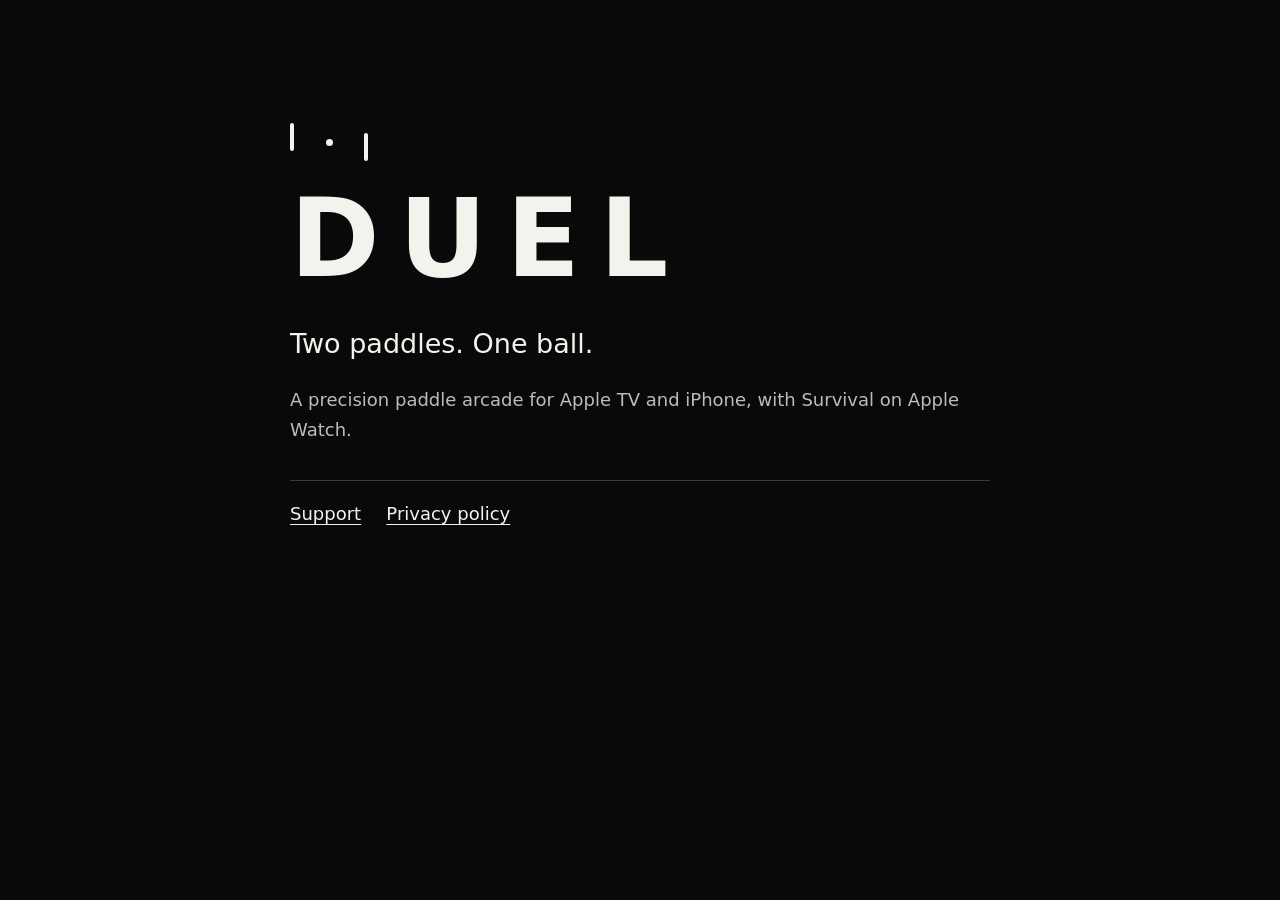
<file: index.html>
<!doctype html>
<html lang="en">
<meta charset="utf-8">
<meta name="viewport" content="width=device-width, initial-scale=1">
<title>DUEL CPU</title>
<link rel="stylesheet" href="style.css">
<main>
  <div class="mark" aria-hidden="true"><i></i><b></b><i></i></div>
  <h1>DUEL</h1>
  <p class="lead">Two paddles. One ball.</p>
  <p>A precision paddle arcade for Apple TV and iPhone, with Survival on Apple Watch.</p>
  <nav aria-label="DUEL information"><a href="support.html">Support</a><a href="privacy.html">Privacy policy</a></nav>
</main>
</html>
</file>
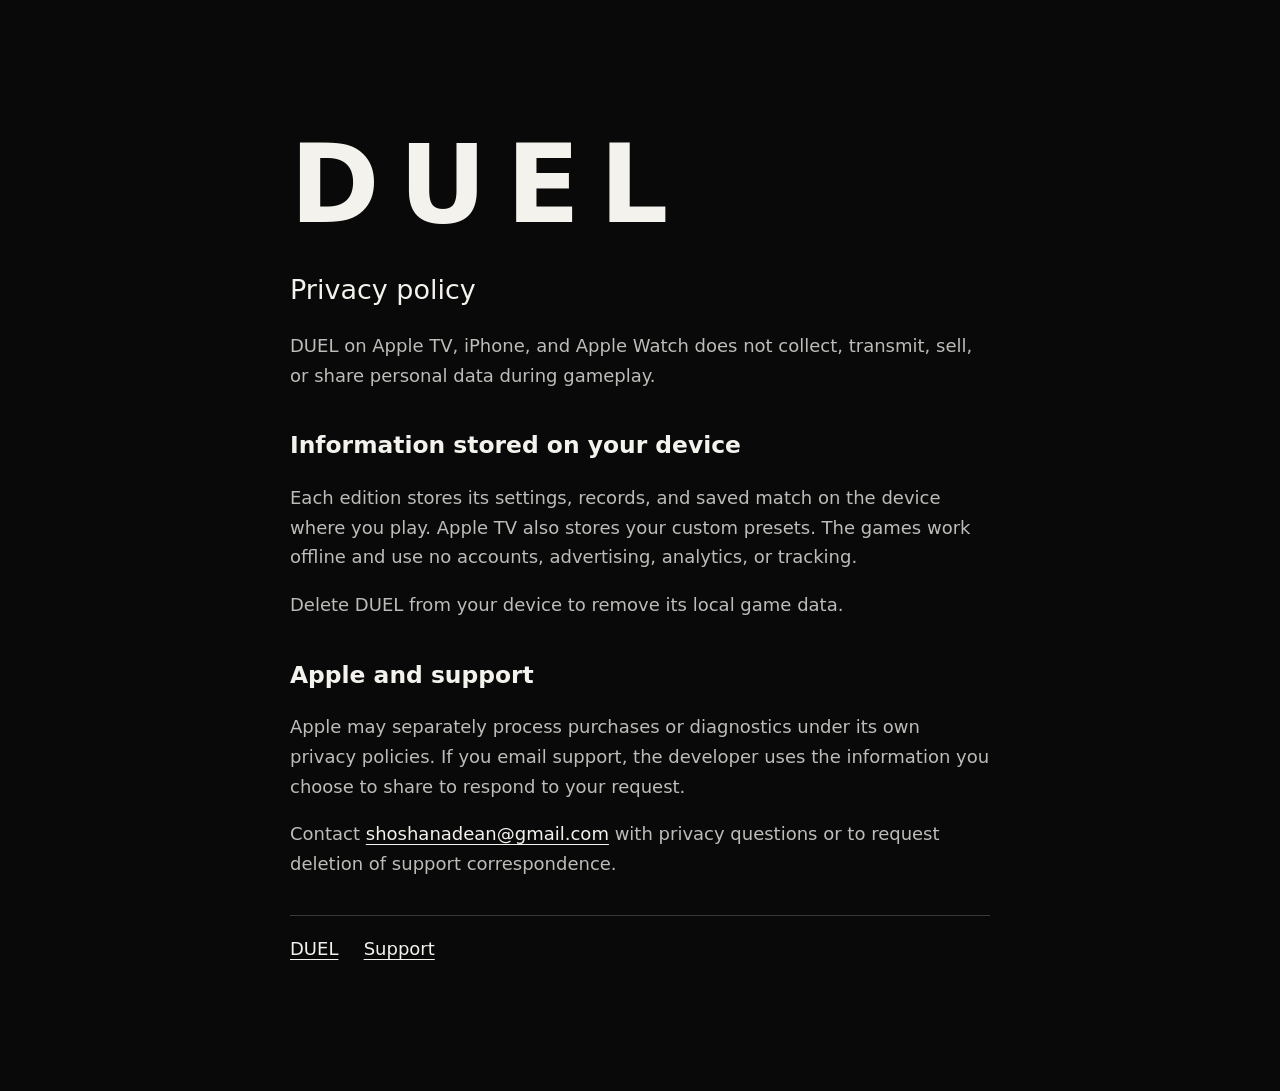
<file: privacy.html>
<!doctype html>
<html lang="en">
<meta charset="utf-8">
<meta name="viewport" content="width=device-width, initial-scale=1">
<title>DUEL Privacy Policy</title>
<link rel="stylesheet" href="style.css">
<main>
  <h1>DUEL</h1>
  <p class="lead">Privacy policy</p>
  <p>DUEL on Apple TV, iPhone, and Apple Watch does not collect, transmit, sell, or share personal data during gameplay.</p>
  <h2>Information stored on your device</h2>
  <p>Each edition stores its settings, records, and saved match on the device where you play. Apple TV also stores your custom presets. The games work offline and use no accounts, advertising, analytics, or tracking.</p>
  <p>Delete DUEL from your device to remove its local game data.</p>
  <h2>Apple and support</h2>
  <p>Apple may separately process purchases or diagnostics under its own privacy policies. If you email support, the developer uses the information you choose to share to respond to your request.</p>
  <p>Contact <a href="mailto:shoshanadean@gmail.com">shoshanadean@gmail.com</a> with privacy questions or to request deletion of support correspondence.</p>
  <nav aria-label="DUEL information"><a href="./">DUEL</a><a href="support.html">Support</a></nav>
</main>
</html>
</file>
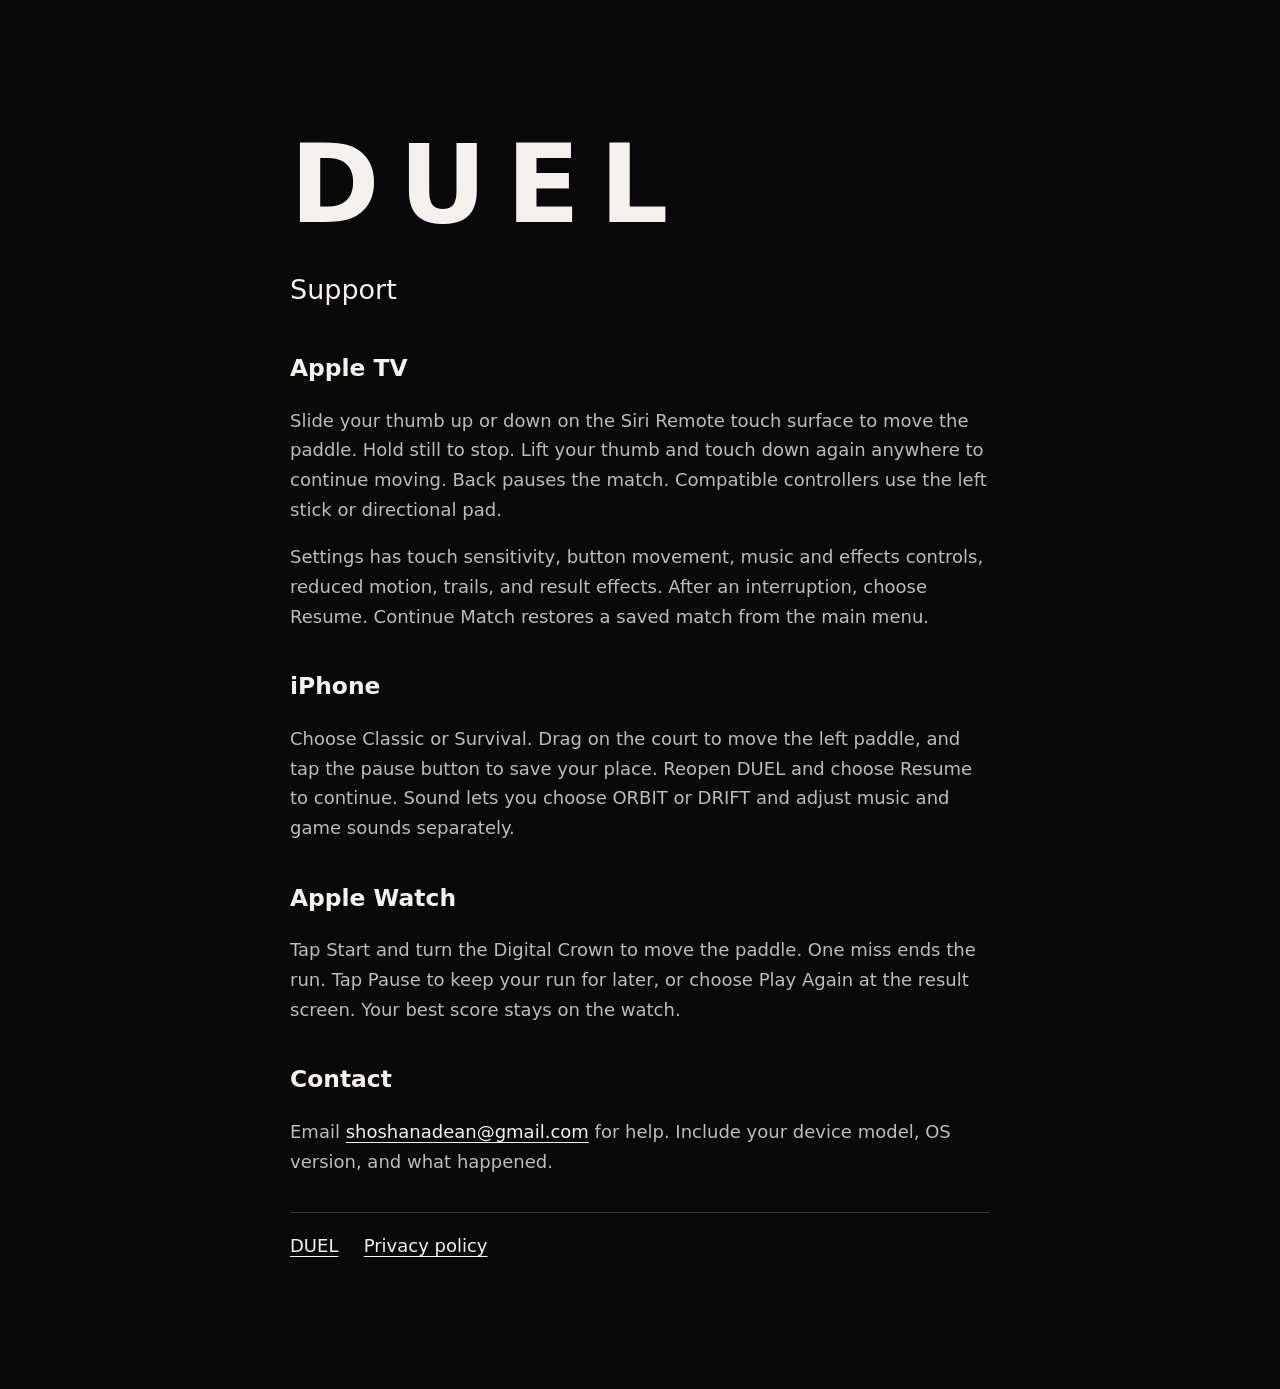
<file: support.html>
<!doctype html>
<html lang="en">
<meta charset="utf-8">
<meta name="viewport" content="width=device-width, initial-scale=1">
<title>DUEL Support</title>
<link rel="stylesheet" href="style.css">
<main>
  <h1>DUEL</h1>
  <p class="lead">Support</p>
  <h2>Apple TV</h2>
  <p>Slide your thumb up or down on the Siri Remote touch surface to move the paddle. Hold still to stop. Lift your thumb and touch down again anywhere to continue moving. Back pauses the match. Compatible controllers use the left stick or directional pad.</p>
  <p>Settings has touch sensitivity, button movement, music and effects controls, reduced motion, trails, and result effects. After an interruption, choose Resume. Continue Match restores a saved match from the main menu.</p>
  <h2>iPhone</h2>
  <p>Choose Classic or Survival. Drag on the court to move the left paddle, and tap the pause button to save your place. Reopen DUEL and choose Resume to continue. Sound lets you choose ORBIT or DRIFT and adjust music and game sounds separately.</p>
  <h2>Apple Watch</h2>
  <p>Tap Start and turn the Digital Crown to move the paddle. One miss ends the run. Tap Pause to keep your run for later, or choose Play Again at the result screen. Your best score stays on the watch.</p>
  <h2>Contact</h2>
  <p>Email <a href="mailto:shoshanadean@gmail.com">shoshanadean@gmail.com</a> for help. Include your device model, OS version, and what happened.</p>
  <nav aria-label="DUEL information"><a href="./">DUEL</a><a href="privacy.html">Privacy policy</a></nav>
</main>
</html>
</file>
<file: style.css>
:root { color-scheme: dark; background: #090909; color: #f4f2ed; font: 18px/1.65 system-ui, sans-serif; }
body { margin: 0; }
main { width: min(700px, calc(100% - 48px)); margin: 0 auto; padding: clamp(48px, 10vw, 128px) 0; }
h1 { margin: 0; font-size: clamp(3.25rem, 10vw, 6rem); letter-spacing: .18em; line-height: 1.05; }
h2 { margin: 2rem 0 .4rem; font-size: 1.3rem; }
p { color: #bcbcb8; }
.lead { color: #f4f2ed; font-size: 1.5rem; margin-bottom: .65rem; }
nav { display: flex; flex-wrap: wrap; gap: 1.4rem; margin-top: 2rem; border-top: 1px solid #393939; padding-top: 1rem; }
a { color: #f4f2ed; text-underline-offset: .22em; }
a:focus-visible { outline: 2px solid #fff; outline-offset: 5px; }
.mark { width: 78px; display: flex; align-items: center; justify-content: space-between; margin-bottom: 26px; }
.mark i { background: currentColor; border-radius: 2px; height: 28px; width: 4px; }
.mark i:first-child { transform: translateY(-5px); }
.mark i:last-child { transform: translateY(5px); }
.mark b { background: currentColor; border-radius: 100%; width: 7px; height: 7px; }
</file>
